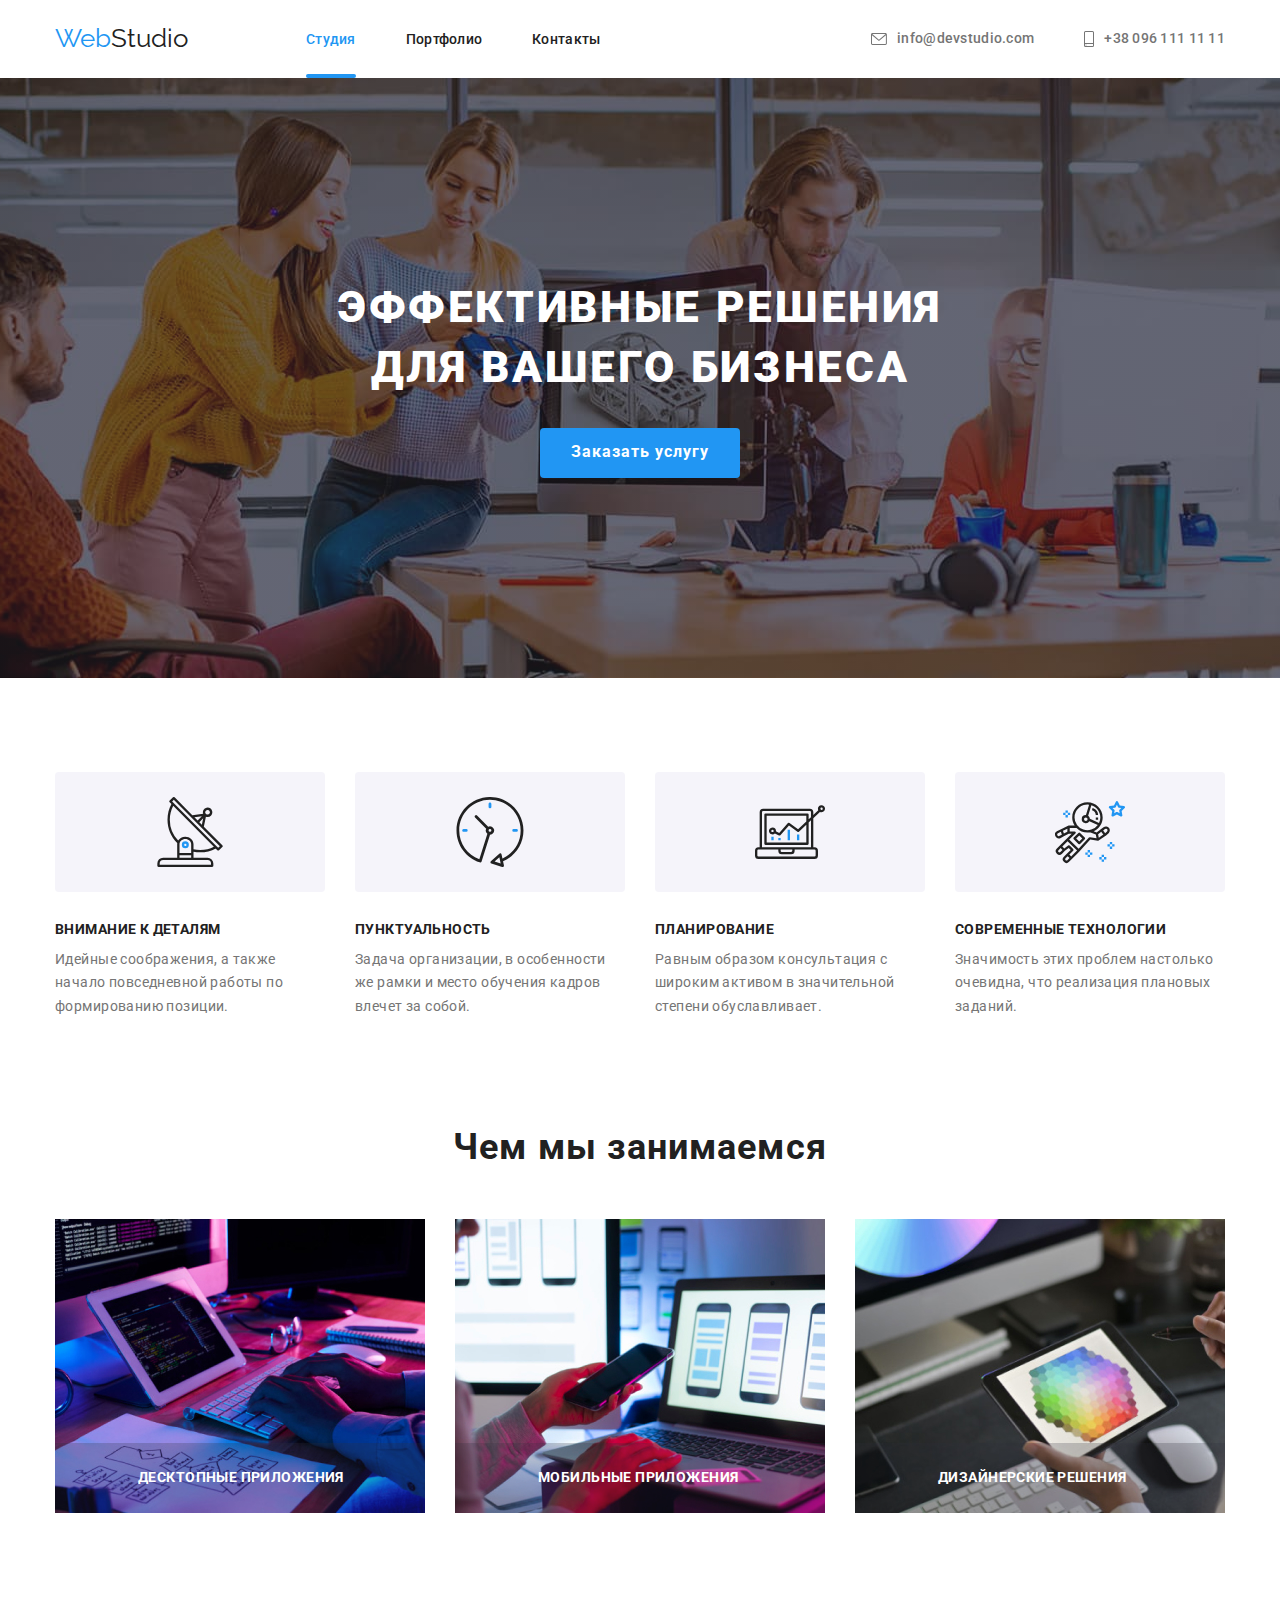
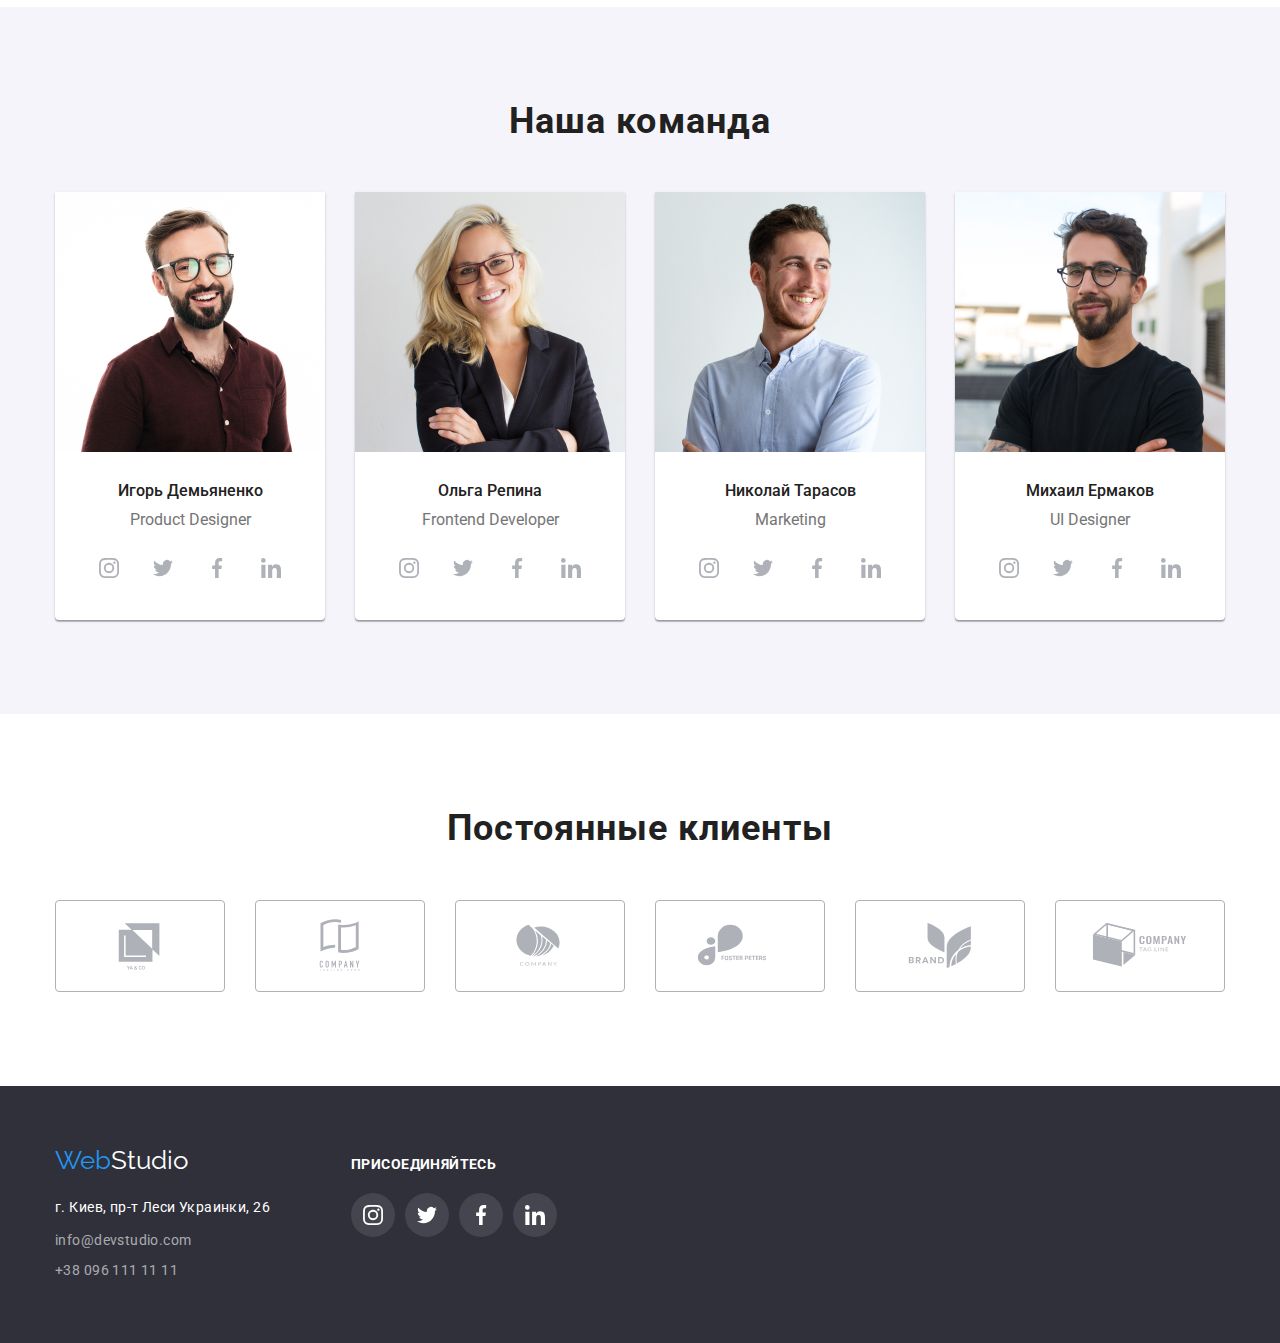
<file: index.html>
<!DOCTYPE html>
<html lang="en">
<head>
    <meta charset="UTF-8">
    <meta http-equiv="X-UA-Compatible" content="IE=edge">
    <meta name="viewport" content="width=device-width, initial-scale=1.0">
    <title>goit-markup-hw-01-Max</title>
    <!-- Стили -->
    
    <link rel="stylesheet" href="https://cdnjs.cloudflare.com/ajax/libs/modern-normalize/1.1.0/modern-normalize.min.css">
    <link rel="stylesheet" href="./css/styles.css">
    <!-- Шрифты -->
    <link rel="preconnect" href="https://fonts.googleapis.com">
    <link rel="preconnect" href="https://fonts.gstatic.com" crossorigin>
    <link href="https://fonts.googleapis.com/css2?family=Raleway:wght@700&family=Roboto:wght@400;500;700;900&display=swap"
        rel="stylesheet">
</head>

<body>
        <!--Шапка сайта-->
    
    <header class="basic"> 
        <div class="container ">
            <div class="basic-header">
                <nav class="container-nav-page">
                    <a href="./index.html" class="logo">Web<span class="black">Studio</span></a>
                    <ul class="basic-linc">
                        <li class="basic-li">
                            
                            <div class="header-line">
                                <a class="linc current" href="./index.html">Студия</a>
                            </div>
                            
                        </li>
                        <li class="basic-li">
                            <div class="header-line">
                                <a class="linc" href="./portfolio.html">Портфолио</a>
                            </div>
                            
                        </li>
                        <li class="basic-li">
                            <div class="header-line">
                                <a class="linc " href="/">Контакты</a>
                            </div>
                            
                        </li>
                    </ul>
                </nav>
                <ul class="basic-linck">
                    <li class="items">
                        <a class="linck" href="mailto:info@devstudio.com">
                            
                                <svg class="envelope">
                                    <use class="envelope-icon" href="./images/icon/icons.svg#icon-envelope-hover"></use>
                                </svg>
                        
                            info@devstudio.com</a>
                        </li>
                    <li class="items">
                        <a class="linck" href="tel:+380961111111">
                        
                            <svg class="smartphone">
                                <use class="smart-icon" href="./images/icon/icons.svg#icon-smartphone"></use>
                            </svg>
                        
                        +38 096 111 11 11</a>
                    </li>
                </ul>
            </div>
        </div>
    </header>

    
    <!--Основа сайта-->
    <main>
        <!---Первая секция-->
        
        <section class="section-color-black">
            <div class="container ">        
                <h1 class="section-title-h1" >Эффективные решения для вашего бизнеса</h1>
                <button class="button" type="button"  data-modal-open >Заказать услугу</button>                
            </div>  
        </section>

        
        <!--Вторая секция-->
        
        <section class="section">
            <div class="container">
                <ul class="information">
                    <li class="item icon-first">
                    
                    <h3 class="main-information" >Внимание к деталям</h3>
                    <p class="main-information-title">Идейные соображения, а также начало повседневной работы по формированию позиции.</p>
                    </li>

                    <li class="item icon-second">
                    <h3 class="main-information" >Пунктуальность</h3>
                    <p class="main-information-title">Задача организации, в особенности же рамки и место обучения кадров влечет за собой.</p>
                    </li>

                    <li class="item icon-three">
                    <h3 class="main-information" >Планирование</h3>
                    <p class="main-information-title">Равным образом консультация с широким активом в значительной степени обуславливает.</p>
                    </li>
                    
                    <li class="item icon-four">
                    <h3 class="main-information" >Современные технологии</h3>
                    <p class="main-information-title">Значимость этих проблем настолько очевидна, что реализация плановых заданий.</p>
                    </li>
                </ul>
            </div>
        </section>
        <!--Картинки-->
        <section class="section-image">
            <div class="container">
                <h2 class="section-title-h2">Чем мы занимаемся</h2>
                <ul class="section-picture">
                    <li class="image">
                        <div class="image-text">
                            <img class="cards" src="./images/box1.jpg" alt="Клавиатура" width="370">
                            <p>Десктопные приложения</p>
                        </div>
                    </li>

                    <li class="image">
                        <div class="image-text">
                            <img class="cards" src="./images/img2.jpg" alt="Телефон" width="370">
                            <p>Мобильные приложения</p>
                        </div>
                        
                    </li>

                    <li class="image">
                        <div class="image-text">
                            <img class="cards" src="./images/img3.jpg" alt="Планшет" width="370">
                            <p>Дизайнерские решения</p>
                        </div>
                        
                    </li>
                </ul>
            </div>
        </section>
        <!-- Команда-->
            
            <section class="section-team">
                <div class="container">
                    <h2 class="section-title-h2">Наша команда</h2>
                    <ul class="section-people">
                        <li class="team">
                            <img class="cards" src="./images/img1.jpg" alt="Product Designer" width="270">
                            <div class="people-description">
                                <h3 class="section-team-h3">Игорь Демьяненко</h3>
                                <p class="section-team-p">Product Designer</p>
                                    <div class="people-icon">
                                        <ul class="team-link-icon">
                                            <li class="team-icon">
                                                <a href="#" class="links">
                                                    <svg class="team-social-link" width="20" height="20">
                                                        <use href="./images/icon/icons.svg#icon-instagram-2"></use>
                                                    </svg>
                                                </a>
                                            </li>
                                            <li class="team-icon">
                                                <a href="#" class="links">
                                                    <svg class="team-social-link" width="20" height="20">
                                                        <use href="./images/icon/icons.svg#icon-twitter-1"></use>
                                                    </svg>
                                                </a>
                                            </li>
                                            <li class="team-icon">
                                                <a href="#" class="links">
                                                    <svg class="team-social-link" width="20" height="20">
                                                        <use href="./images/icon/icons.svg#icon-facebook-1"></use>
                                                    </svg>
                                                </a>
                                            </li>
                                            <li class="team-icon">
                                                <a href="#" class="links">
                                                    <svg class="team-social-link" width="20" height="20">
                                                        <use href="./images/icon/icons.svg#icon-linkedin-1"></use>
                                                    </svg>
                                    
                                                </a>
                                            </li>
                                    </div>
                            </div>
                        </li>
                        <li class="team">
                            <img class="cards" src="./images/img(2).jpg" alt="Frontend Developer" width="270">
                            <div class="people-description">
                                <h3 class="section-team-h3">Ольга Репина</h3>
                                <p class="section-team-p">Frontend Developer</p>
                                    <div class="people-icon">
                                        <ul class="team-link-icon" >
                                            <li class="team-icon" >
                                                <a href="#" class="links">
                                                    <svg class="team-social-link" width="20" height="20">
                                                        <use href="./images/icon/icons.svg#icon-instagram-2"></use>
                                                    </svg>
                                                </a>
                                            </li>
                                            <li class="team-icon">
                                                <a href="#" class="links">
                                                    <svg class="team-social-link" width="20" height="20">
                                                        <use href="./images/icon/icons.svg#icon-twitter-1"></use>
                                                    </svg>    
                                                </a>
                                            </li>
                                            <li class="team-icon">
                                                <a href="#" class="links">
                                                    <svg class="team-social-link" width="20" height="20">
                                                        <use href="./images/icon/icons.svg#icon-facebook-1"></use>
                                                    </svg>    
                                                </a>
                                            </li>
                                            <li class="team-icon">
                                                <a href="#" class="links">
                                                    <svg class="team-social-link" width="20" height="20">
                                                        <use href="./images/icon/icons.svg#icon-linkedin-1"></use>
                                                    </svg>
                                                    
                                                </a>
                                            </li>                                           
                                    </div>
                            </div>
                        </li>
                    
                        <li class="team">
                            <img class="cards" src="./images/img(3).jpg" alt="Marketing" width="270">
                            <div class="people-description">
                                <h3 class="section-team-h3">Николай Тарасов</h3>
                                <p class="section-team-p">Marketing</p>
                                    <div class="people-icon">
                                        <ul class="team-link-icon">
                                            <li class="team-icon">
                                                <a href="#" class="links">
                                                    <svg class="team-social-link" width="20" height="20">
                                                        <use href="./images/icon/icons.svg#icon-instagram-2"></use>
                                                    </svg>
                                                </a>
                                            </li>
                                            <li class="team-icon">
                                                <a href="#" class="links">
                                                    <svg class="team-social-link" width="20" height="20">
                                                        <use href="./images/icon/icons.svg#icon-twitter-1"></use>
                                                    </svg>
                                                </a>
                                            </li>
                                            <li class="team-icon">
                                                <a href="#" class="links">
                                                    <svg class="team-social-link" width="20" height="20">
                                                        <use href="./images/icon/icons.svg#icon-facebook-1"></use>
                                                    </svg>
                                                </a>
                                            </li>
                                            <li class="team-icon">
                                                <a href="#" class="links">
                                                    <svg class="team-social-link" width="20" height="20">
                                                        <use href="./images/icon/icons.svg#icon-linkedin-1"></use>
                                                    </svg>
                                    
                                                </a>
                                            </li>
                                    </div>
                            </div>
                        </li>
                    
                        <li class="team">
                            <img class="cards" src="./images/img4.jpg" alt="UI Designer" width="270">
                            <div class="people-description">
                                <h3 class="section-team-h3">Михаил Ермаков</h3>
                                <p class="section-team-p">UI Designer</p>
                                    <div class="people-icon">
                                        <ul class="team-link-icon">
                                            <li class="team-icon">
                                                <a href="#" class="links">
                                                    <svg class="team-social-link" width="20" height="20">
                                                        <use href="./images/icon/icons.svg#icon-instagram-2"></use>
                                                    </svg>
                                                </a>
                                            </li>
                                            <li class="team-icon">
                                                <a href="#" class="links">
                                                    <svg class="team-social-link" width="20" height="20">
                                                        <use href="./images/icon/icons.svg#icon-twitter-1"></use>
                                                    </svg>
                                                </a>
                                            </li>
                                            <li class="team-icon">
                                                <a href="#" class="links">
                                                    <svg class="team-social-link" width="20" height="20">
                                                        <use href="./images/icon/icons.svg#icon-facebook-1"></use>
                                                    </svg>
                                                </a>
                                            </li>
                                            <li class="team-icon">
                                                <a href="#" class="links">
                                                    <svg class="team-social-link" width="20" height="20">
                                                        <use href="./images/icon/icons.svg#icon-linkedin-1"></use>
                                                    </svg>
                                    
                                                </a>
                                            </li>
                                    </div>
                            </div>
                        </li>
                    </ul>
                </div>
            </section>
            <!-- Наши клиенты -->
            <section class="common-clients">
                <div class="container">
                    <h2 class="clients-section">Постоянные клиенты</h2>
                        <div class="clients-icon">
                            <ul class="icon-item">
                                <li class="icon-item-block" >
                                    <a class="clients" href="#">
                                        <svg class="clients-pic" width="106" height="60"> width="106" height="60"
                                            <use href="./images/icon/icons.svg#icon-Logo1" width="106" height="60"></use>
                                        </svg>
                                    </a>
                                </li>
                            
                                <li class="icon-item-block" >
                                    <a class="clients" href="#">
                                        <svg class="clients-pic" width="106" height="60">
                                            <use href="./images/icon/icons.svg#icon-Logo2"></use>
                                        </svg>
                                    </a>
                                </li>
                            
                                <li class="icon-item-block" >
                                    <a class="clients" href="#">
                                        <svg class="clients-pic" width="106" height="60">
                                            <use href="./images/icon/icons.svg#icon-Logo3"></use>
                                        </svg>
                                    </a>
                                </li>
                            
                                <li class="icon-item-block" >
                                    <a class="clients" href="#">
                                        <svg class="clients-pic" width="106" height="60">
                                            <use href="./images/icon/icons.svg#icon-Logo4"></use>
                                        </svg>
                                    </a>
                                </li>
                            
                                <li class="icon-item-block" >
                                    <a class="clients" href="/">
                                        <svg class="clients-pic" width="106" height="60">
                                            <use href="./images/icon/icons.svg#icon-Logo5"></use>
                                        </svg>
                                    </a>
                                </li>
                            
                                <li class="icon-item-block" >
                                    <a class="clients" href="/">
                                        <svg class="clients-pic" width="106" height="60">
                                            <use href="./images/icon/icons.svg#icon-Logo6"></use>
                                        </svg>
                                    </a>
                                </li>
                            </ul>
                        </div>
                </div> 
            </section>
            
    </main>
    <!--Футер-->
    <footer class="footer-grey">
        <div class="container">
            <section class="footer-all">

                <div class="footer-logo">
                    <a href="./index.html" class="logo">Web<span class="white">Studio</span></a>
                
                    <address class="address">г. Киев, пр-т Леси Украинки, 26</address>
                    
                    <ul class="basic-linck-footer">
                        <li><a class="linck-footer" href="mailto:info@devstudio.com">info@devstudio.com</a></li>
                        <li><a class="linck-footer" href="tel:+380961111111">+38 096 111 11 11</a></li>
                    </ul>
                </div>
            
                <div class="social-link-icon">
                    <h3 class="social-link">Присоединяйтесь</h3>
                        
                        <ul class="footer-link-icon">
                            <li class="team-icon">
                                <a href="#" class="links-foo">
                                    <svg class="team-social-link" width="20" height="20">
                                        <use href="./images/icon/icons.svg#icon-instagram-2"></use>
                                    </svg>
                                </a>
                            </li>
                            <li class="team-icon">
                                <a href="#" class="links-foo">
                                    <svg class="team-social-link" width="20" height="20">
                                        <use href="./images/icon/icons.svg#icon-twitter-1"></use>
                                    </svg>
                                </a>
                            </li>
                            <li class="team-icon">
                                <a href="#" class="links-foo">
                                    <svg class="team-social-link" width="20" height="20">
                                        <use href="./images/icon/icons.svg#icon-facebook-1"></use>
                                    </svg>
                                </a>
                            </li>
                            <li class="team-icon">
                                <a href="#" class="links-foo">
                                    <svg class="team-social-link" width="20" height="20">
                                        <use href="./images/icon/icons.svg#icon-linkedin-1"></use>
                                    </svg>
                    
                                </a>
                            </li>
                        
                </div>
            </section>
            
        </div>
        
    </footer> 
    <!-- Модалка -->
        <div class="overlay is-hidden" data-modal >
            <div class="modal"  >
                <button type="button " class="modal-button" data-modal-close>
                    <svg class="modal-button-icon" width="11" height="11">
                        <use class="close-icon" href="./images/icon/icons.svg#icon-Vector1"></use>
                    </svg>
                </button>
            </div>
            
        </div>



        <!-- Модалка Java -->
    <script src="./modal/modal.js"></script>
    
</body>
</html>
</file>
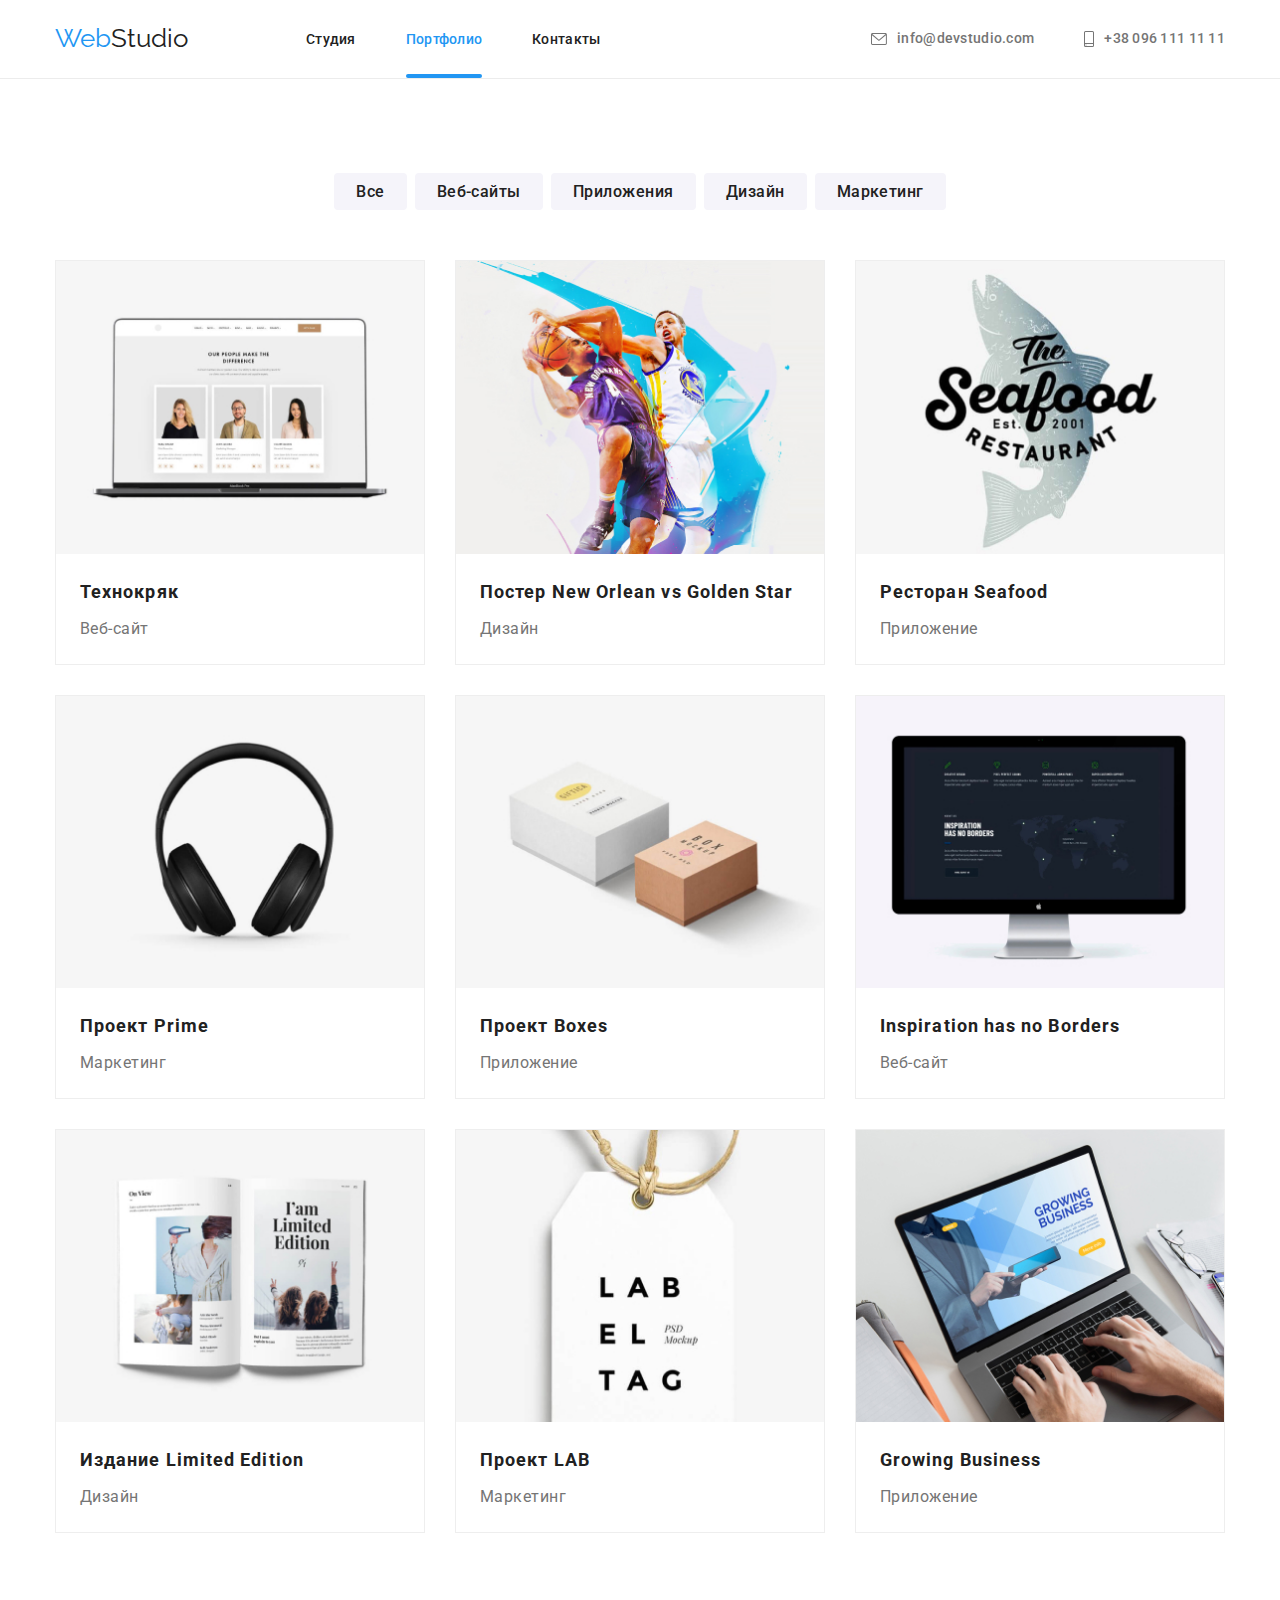
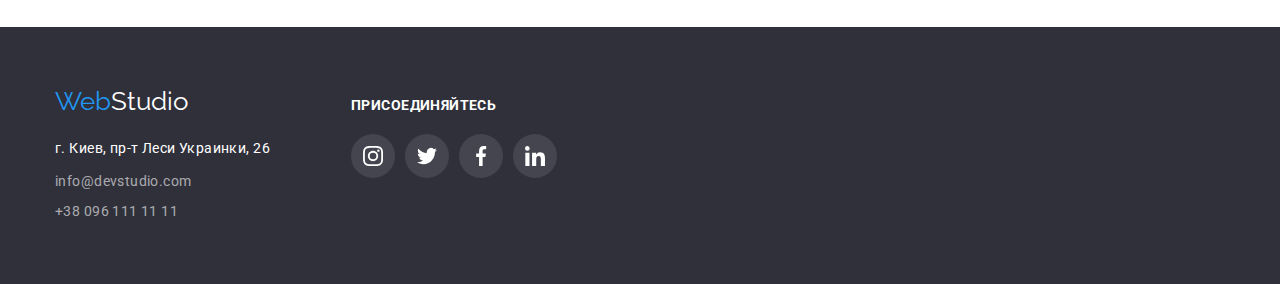
<file: portfolio.html>
<!DOCTYPE html>
<html lang="en">

<head>
    <meta charset="UTF-8">
    <meta http-equiv="X-UA-Compatible" content="IE=edge">
    <meta name="viewport" content="width=device-width, initial-scale=1.0">
    <title>goit-markup-hw-01-Max</title>
    <!-- Cтили -->
    <link rel="stylesheet" href="https://cdnjs.cloudflare.com/ajax/libs/modern-normalize/1.1.0/modern-normalize.min.css">
    <link rel="stylesheet" href="./css/styles.css">
    <!-- Шрифты -->
    <link rel="preconnect" href="https://fonts.googleapis.com">
    <link rel="preconnect" href="https://fonts.gstatic.com" crossorigin>
    <link href="https://fonts.googleapis.com/css2?family=Raleway:wght@700&family=Roboto:wght@400;500;700;900&display=swap"
        rel="stylesheet">
</head>

<body>
    
    <!--Шапка сайта-->
    <header class="basic" style="border-bottom:1px solid #ECECEC;" >
        <div class="container ">
            <div class="basic-header">
                <nav class="container-nav-page">
                    <a href="./index.html" class="logo">Web<span class="black">Studio</span></a>
                    <ul class="basic-linc">
                        <li class="basic-li"><a class="linc" href="./index.html">Студия</a></li>
                        <li class="basic-li">
                            <div class="header-line">
                                <a class="linc current" href="./portfolio.html">Портфолио</a>
                            </div>
                            
                        </li>
                        <li class="basic-li"><a class="linc " href="/">Контакты</a></li>
                    </ul>
                </nav>
                <ul class="basic-linck">
                    <li class="items">
                        <a class="linck" href="mailto:info@devstudio.com">
    
                            <svg class="envelope">
                                <use class="envelope-icon" href="./images/icon/icons.svg#icon-envelope-hover"></use>
                            </svg>
    
                            info@devstudio.com</a>
                    </li>
                    <li class="items">
                        <a class="linck" href="tel:+380961111111">
    
                            <svg class="smartphone">
                                <use class="smart-icon" href="./images/icon/icons.svg#icon-smartphone"></use>
                            </svg>
    
                            +38 096 111 11 11</a>
                    </li>
                </ul>
            </div>
        </div>
    </header>
    
    <!--Основа сайта-->
    <main>
        <section class="section-port-image">
            <div class="container">
                <ul class="button-grey-block">
                    <li><button class="button-grey" type="button">Все</button></li>
                    <li><button class="button-grey" type="button">Веб-сайты</button></li>
                    <li><button class="button-grey" type="button">Приложения</button></li>
                    <li><button class="button-grey" type="button">Дизайн</button></li>
                    <li><button class="button-grey" type="button">Маркетинг</button></li>
                </ul>
            </div>
        
        <!-- Описание портфолио -->
        
            
            <section class="project">
                <div class="container">
                    <ul class="section-block">
                        <li class="project-item">
                            <a class="project-link" href="http://">
                                <div class="cards-thumb">
                                    <img class="cards" src="./images/portfol1.jpg" alt="" width="370">
                                    <div class="thumb-text">
                                        <ul>
                                            <li>Ресурс предлагает комплексные предложения с разным уровнем функционала и сервисов. Все это позволит
                                                посетителю
                                                получить
                                                исчерпывающие сведения о компании или частном лице</li>
                                        </ul>
                                    </div>
                                </div>
                                <div class="project-description">
                                    <h3 class="project-title">Технокряк</h3>
                                    <p>Веб-сайт</p>
                                </div>
                                
                            </a>
                        </li>

                        <li class="project-item">
                            <a class="project-link" href="http://">
                                <div class="cards-thumb">
                                    <img class="cards" src="./images/portfol2.jpg" alt="" width="370">
                                    <div class="thumb-text">
                                        <ul>
                                            <li>Ресурс предлагает комплексные предложения с разным уровнем функционала и сервисов. Все это позволит
                                                посетителю
                                                получить
                                                исчерпывающие сведения о компании или частном лице</li>
                                        </ul>
                                    </div>
                                </div>
                                
                                <div class="project-description">
                                    <h3 class="project-title">Постер New Orlean vs Golden Star</h3>
                                    <p>Дизайн</p>
                                </div>
                            </a>
                        </li>

                        <li class="project-item">
                            <a class="project-link" href="http://">
                                <div class="cards-thumb">
                                    <img class="cards" src="./images/portfol3.jpg" alt="" width="370">
                                    <div class="thumb-text">
                                        <ul>
                                            <li>Ресурс предлагает комплексные предложения с разным уровнем функционала и сервисов. Все это позволит
                                                посетителю
                                                получить
                                                исчерпывающие сведения о компании или частном лице</li>
                                        </ul>
                                    </div>
                                </div>
                                
                                <div class="project-description">
                                    <h3 class="project-title">Ресторан Seafood</h3>
                                    <p>Приложение</p>
                                </div>
                            </a>
                        </li>

                        <li class="project-item">
                            <a class="project-link" href="http://">
                                <div class="cards-thumb">
                                    <img class="cards" src="./images/portfol4.jpg" alt="" width="370">
                                    <div class="thumb-text">
                                        <ul>
                                            <li>Ресурс предлагает комплексные предложения с разным уровнем функционала и сервисов. Все это позволит
                                                посетителю
                                                получить
                                                исчерпывающие сведения о компании или частном лице</li>
                                        </ul>
                                    </div>
                                </div>
                                
                                <div class="project-description">
                                    <h3 class="project-title">Проект Prime</h3>
                                    <p>Маркетинг</p>
                                </div>
                            </a>
                        </li>
                        
                        <li class="project-item">
                            <a class="project-link" href="http://">
                                <div class="cards-thumb">
                                    <img class="cards" src="./images/portfol5.jpg" alt="" width="370">
                                    <div class="thumb-text">
                                        <ul>
                                            <li>Ресурс предлагает комплексные предложения с разным уровнем функционала и сервисов. Все это позволит
                                                посетителю
                                                получить
                                                исчерпывающие сведения о компании или частном лице</li>
                                        </ul>
                                    </div>
                                </div>
                                
                                <div class="project-description">
                                    <h3 class="project-title">Проект Boxes</h3>
                                    <p>Приложение</p>
                                </div>
                            </a>
                            </li>
                        </a>
                        
                        <li class="project-item">
                            <a class="project-link" href="http://">
                                <div class="cards-thumb">
                                    <img class="cards" src="./images/portfol6.jpg" alt="" width="370">
                                    <div class="thumb-text">
                                        <ul>
                                            <li>Ресурс предлагает комплексные предложения с разным уровнем функционала и сервисов. Все это позволит
                                                посетителю
                                                получить
                                                исчерпывающие сведения о компании или частном лице</li>
                                        </ul>
                                    </div>
                                </div>
                                
                                <div class="project-description">
                                    <h3 class="project-title">Inspiration has no Borders</h3>
                                    <p>Веб-сайт</p>
                                </div>
                            </a>
                        </li>
                        
                        <li class="project-item">
                            <a class="project-link" href="http://">
                                <div class="cards-thumb">
                                    <img class="cards" src="./images/portfol7.jpg" alt="" width="370">
                                    <div class="thumb-text">
                                        <ul>
                                            <li>Ресурс предлагает комплексные предложения с разным уровнем функционала и сервисов. Все это позволит
                                                посетителю
                                                получить
                                                исчерпывающие сведения о компании или частном лице</li>
                                        </ul>
                                    </div>
                                </div>
                                
                                <div class="project-description">
                                    <h3 class="project-title">Издание Limited Edition</h3>
                                    <p>Дизайн</p>
                                </div>
                            </a>
                        </li>
                    
                        <li class="project-item">
                            <a class="project-link" href="http://">
                                <div class="cards-thumb">
                                    <img class="cards" src="./images/portfol8.jpg" alt="" width="370">
                                    <div class="thumb-text">
                                        <ul>
                                            <li>Ресурс предлагает комплексные предложения с разным уровнем функционала и сервисов. Все это позволит
                                                посетителю
                                                получить
                                                исчерпывающие сведения о компании или частном лице</li>
                                        </ul>
                                    </div>
                                </div>
                                
                                <div class="project-description">
                                    <h3 class="project-title">Проект LAB</h3>
                                    <p>Маркетинг</p>
                                </div>
                            </a>
                        </li>
                        
                        <li class="project-item">
                            <a class="project-link" href="http://">
                                <div class="cards-thumb">
                                    <img class="cards" src="./images/portfol9.jpg" alt="" width="370">
                                    <div class="thumb-text">
                                        <ul>
                                            <li>Ресурс предлагает комплексные предложения с разным уровнем функционала и сервисов. Все это позволит
                                                посетителю
                                                получить
                                                исчерпывающие сведения о компании или частном лице</li>
                                        </ul>
                                    </div>
                                </div>
                                
                                <div class="project-description">
                                    <h3 class="project-title">Growing Business</h3>
                                    <p>Приложение</p>
                                </div>
                            </a>
                        </li>
                    </ul>
                </div>
            </section>           
        </section>
    
    </main>
    <!--Футер-->
    <footer class="footer-grey">
        <div class="container">
            <section class="footer-all">
    
                <div class="footer-logo">
                    <a href="./index.html" class="logo">Web<span class="white">Studio</span></a>
    
                    <address class="address">г. Киев, пр-т Леси Украинки, 26</address>
    
                    <ul class="basic-linck-footer">
                        <li><a class="linck-footer" href="mailto:info@devstudio.com">info@devstudio.com</a></li>
                        <li><a class="linck-footer" href="tel:+380961111111">+38 096 111 11 11</a></li>
                    </ul>
                </div>
    
                <div class="social-link-icon">
                    <h3 class="social-link">Присоединяйтесь</h3>
    
                    <ul class="footer-link-icon">
                        <li class="team-icon">
                            <a href="#" class="links-foo">
                                <svg class="team-social-link" width="20" height="20">
                                    <use href="./images/icon/icons.svg#icon-instagram-2"></use>
                                </svg>
                            </a>
                        </li>
                        <li class="team-icon">
                            <a href="#" class="links-foo">
                                <svg class="team-social-link" width="20" height="20">
                                    <use href="./images/icon/icons.svg#icon-twitter-1"></use>
                                </svg>
                            </a>
                        </li>
                        <li class="team-icon">
                            <a href="#" class="links-foo">
                                <svg class="team-social-link" width="20" height="20">
                                    <use href="./images/icon/icons.svg#icon-facebook-1"></use>
                                </svg>
                            </a>
                        </li>
                        <li class="team-icon">
                            <a href="#" class="links-foo">
                                <svg class="team-social-link" width="20" height="20">
                                    <use href="./images/icon/icons.svg#icon-linkedin-1"></use>
                                </svg>
    
                            </a>
                        </li>
    
                </div>
            </section>
    
        </div>
    
    </footer>
</body>

</html>
</file>
<file: css/styles.css>
/* цвет h1 FFFFFF */
/* цвет чеpный h2 h3 212121 */
/* цвет р 757575 */
/* цвет синий 2196F3 */
/* Фон иконок F5F4FA */
:root{
    --white-color:#FFFFFF;
    --black-color: #212121;
    --blue-color: #2196F3;
    --basic-text-color: #757575;
    --section-order-service:#2F303A;
    --icon-background:#F5F4FA;
    --cubic:cubic-bezier(0.4, 0, 0.2, 1)
}
/* Боди CSS */

body{
    background-color: var(--white-color);
    color: var(--basic-text-color);
    font-family: 'Roboto',sans-serif;
    font-style: normal;
    font-weight: 400;
    margin: auto; 
    
    
}
.container{
    width: 1200px;
    margin-left: auto;
    margin-right: auto;
    padding-left: 15px;
    padding-right: 15px;
    /* outline: 1px solid red; */
}


.container-nav-page{  
    display: flex;
    align-items: center;
}

a{
    text-decoration: none;
}

/* Лого спан цвет */
.black{
    color: var(--black-color);
    transition: 250ms cubic-bezier(0.4, 0, 0.2, 1);
}
.white{
    color: var(--white-color);
    transition: 250ms cubic-bezier(0.4, 0, 0.2, 1);
}

.basic{
    padding-top: 24px;
    padding-bottom: 24px;
    
    width: 100%;
    top: 0;
    left: 0;
    background-color: var(--white-color);   
    z-index: 2;
    
}
.logo{
    color: var(--blue-color);
    font-family: 'Raleway';
    font-size: 26px;
    margin-right: 93px;  
    transition: 250ms cubic-bezier(0.4, 0, 0.2, 1);
}
.logo .black:hover,
.logo .black:focus
.logo .black:active{
    color: var(--blue-color);
    
}

.logo .white:hover,
.logo .white:focus{
    color: var(--blue-color);
    
}

ul{
    list-style: none;
}

.basic-header{
    display: flex;
    align-items: center;   
}



.basic-linck{
    display: block;
    margin: 0%;
    padding-top: 4px;
    padding-bottom: 4px;
    
}
.basic-linck{
    display: flex;
    justify-content: flex-end;
    
    padding-left: 0px; 
    margin-left: auto; 
    
}
.basic-linck li:not(:last-child){
    margin-right: 50px;
}
/*  Конверт и телефон */
.linck {
    display: flex;
    align-items: center;  
}

.envelope{
    width: 16px;
    height: 12px;
    margin-right: 10px;
    fill: currentColor;
    
} 

.smartphone {
    width: 10px;
    height: 16px;
    margin-right: 10px;
    fill: currentColor;
}

.basic-linc{
    display: flex;
    padding-left: 0%;
    margin: 0%;
}

.basic-li {
    position: relative;
}

.header-line .linc.current::after {
    position: absolute;
    content: "";
    top: 44px;
    left: 0;
    width: 100%;
    height: 4px;
    background-color: var(--blue-color);
    border-radius: 2px;

}
.basic-linc .basic-li{ 
    margin: 4px 25px;
}
.basic-linc .basic-li:last-child{
    padding-right: 0px;
}
.basic-linc .basic-li:first-child{
    padding-left: 0px;
}

.linc{
    color: var(--black-color);
    font-weight: 500;
    font-size: 14px;
    line-height: 1.14;
    letter-spacing: 0.02em; 
    transition: 250ms cubic-bezier(0.4, 0, 0.2, 1);
}

.linc:hover, 
.linc:focus,
.linc:active{
    color: var(--blue-color); 
    
}
.linc.current{
    color: var(--blue-color);
    transition: 250ms cubic-bezier(0.4, 0, 0.2, 1);
}


/* мило и адресс */

.basic-linck .linck{
    color: var(--basic-text-color);
    font-weight: 500;
    font-size: 14px;
    line-height: 1.14;
    letter-spacing: 0.02em;
    transition: 250ms cubic-bezier(0.4, 0, 0.2, 1);
    
}
.basic-linck .linck:hover, 
.basic-linck .linck:focus,
.basic-linck .linck:active{
    color: var(--blue-color);
    
}

/* Cекции h1  */

.section-color-black{
    max-width: 100%;
    max-height: 100%;
    padding-top: 200px;
        padding-bottom: 200px;
    margin-left: auto;
    margin-right: auto;
    text-align: center;
    background-color: var(--section-order-service);
    background-image:linear-gradient(to bottom,rgba(47, 48, 58, 0.4),
    rgba(47, 48, 58, 0.4)),
        url('../images/Basic poster.jpg');
    object-fit: cover;
    background-repeat: no-repeat;
    background-position: center;
    
}

.section-title-h1{
    color : var(--white-color);
    width: 696px;
    font-weight: 900;
    font-size: 44px;
    line-height: 1.36;
    letter-spacing: 0.06em; 
    text-transform: uppercase;
    margin: 0px auto 30px;
    

}
.button {
    background-color: var(--blue-color);
    color: var(--white-color);
    width: 200px;
    height: 50px;
    font-weight: 700;
    line-height: 1.8;
    font-size: 16px;
    letter-spacing: 0.06em;
    border: #2196F3;
    border-radius: 4px;
    text-align: center;
    transition: 250ms cubic-bezier(0.4, 0, 0.2, 1);
}

.button:hover,
.button:focus,
.button:active {
    background-color: var(--blue-color);
    color: var(--white-color);
    cursor: pointer;
    opacity: .7;


}

/* Секция h2 */
.section-title-h2{
    font-weight: 700;
    font-size: 36px;
    line-height: 1.16;
    text-align: center;
    letter-spacing: 0.03em;
    color: var(--black-color);
    margin-bottom: 50px;
    margin-top: 0px;       
}

/* Картинки */
.section-image{
    padding-bottom: 94px;

}

.section-picture{
    margin: auto;
    padding-left: 0px;
    display: flex;
    gap: 30px
}

.image {
    position: relative;
}

.image-text::after {
    display: block;
    content: "";
    position: absolute;
    bottom: 0px;
    width: 100%;
    height: 70px;
    background: rgba(47, 48, 58, 0.8);
    opacity: 0.3;
}
.image p{
    position: absolute;
    content: "";
    margin: 0px;
    left: 83px;
    bottom: 27px;
    z-index: 1;
    font-weight: 700;
    font-size: 14px;
    line-height: 1.14;
    
    letter-spacing: 0.03em;
    text-transform: uppercase;

    color: #FFFFFF;
}
/* Cекции h3 */
.section{
    padding: 94px 0px 94px 0px;

}

.main-information{
    font-weight: 700;
    font-size: 14px;
    line-height: 1.14;
    letter-spacing: 0.03em;
    text-transform: uppercase;
    color: var(--black-color);
    margin-top: 30px;
    margin-bottom: 10px;
}
.information{
    font-size: 14px;
    line-height: 1.7;
    letter-spacing: 0.03em;
    color: var(--basic-text-color);
    letter-spacing: 0.03em;

    display: inline-flex;
    text-align: start;
    margin: auto;
    padding-left: 0px; 
}
.item::before{
    display: block;
    content: '';
    

    background-color: var(--icon-background);
    height: 120px;
    
    background-size: 70px;
    background-repeat: no-repeat;
    background-position: center;
    border-radius: 4px;
}

.icon-first::before{
    background-image: url(../images/icon/antenna\ 1.svg);
    
}
.icon-second::before{
    background-image: url(../images/icon/clock\ 1.svg);
}
.icon-three::before{
    background-image: url(../images/icon/diagram\ 1.svg);
}
.icon-four::before{
    background-image: url(../images/icon/astronaut\ 1.svg);

}
.item{
    width: 270px;
}
.information .item:not(:last-child){
    margin-right: 30px;
}
.main-information-title{
    margin-top: 0%;
}
/* Команда */

.section-team{
    background: #F5F4FA;
    padding-top: 94px;
    padding-bottom: 94px;
    
}
.section-people{
    display: flex;
    justify-content: space-between;
    padding-left: 0px;
    margin: 0px;
    
    
}
.section-people .team{
    background-color: var(--white-color);
    text-align: center;
    box-shadow: 0px 1px 3px rgba(0, 0, 0, 0.12), 0px 1px 1px rgba(0, 0, 0, 0.14), 0px 2px 1px rgba(0, 0, 0, 0.2);
    border-radius: 0px 0px 4px 4px;

}
.section-team-h3{
    font-weight: 500;
    font-size: 16px;
    line-height: 1.18;
    color: var(--black-color);
    margin: 0px;
    margin-bottom: 10px;

}
.section-team-p{
    font-size: 16px;
    line-height: 1.18;
    color: var(--basic-text-color);
    margin: 0px;
    padding-bottom: 16px;
    
}
.people-description{
    padding: 30px 0px;
    
}


/* Команда Ссылки */
.people-icon{
    margin: 0;
    
}
.team-link-icon{
    display: inline-flex;
    justify-content: center;
    width: 206px;
    padding-left: 0px;
}
.links{
    color: #afb1b8;
}
.links{
    display: flex;
    justify-content: center;
    align-items: center;
    
    width: 44px;
    height: 44px;
    border-radius: 50%;

    background-color: var(--white-color);
    fill: currentColor;
    transition: 250ms cubic-bezier(0.4, 0, 0.2, 1);
}

.team-icon + .team-icon{
    margin-left: 10px;
}
.links:hover,
.links:focus{
    background-color: var(--blue-color);
    fill: var(--white-color);
    
}

/* Постоянные клиенты */
.common-clients {
    padding-top: 94px;
    padding-bottom: 94px;
}

.clients-section {
    font-weight: 700;
    font-size: 36px;
    line-height: 1.16;
    text-align: center;
    letter-spacing: 0.03em;
    color: var(--black-color);
    margin-top: 0px;
    margin-bottom: 50px;
}

.clients-icon {
    display: block;
}

.icon-item {
    display: flex;
    justify-content: space-between;

    margin: 0px;
    padding-left: 0px;
}

.clients {
    display: flex;
    justify-content: center;
    align-items: center;

    width: 170px;
    height: 92px;

    border: 1px solid #afb1b8;
    border-radius: 4px;

    fill: #afb1b8;
    transition: 250ms cubic-bezier(0.4, 0, 0.2, 1);
}


.clients:hover,
.clients:focus {
    border-color: var(--blue-color);
    fill: var(--blue-color);

}


/* Кнопки портфолио */

.button-grey {
    font-family: inherit;
    background-color: #F5F4FA;
    color: var(--black-color);
    font-weight: 500;
    font-size: 16px;
    line-height: 1.6;
    letter-spacing: 0.03em;
    border: 0px;
    border-radius: 4px;
    padding: 6px 22px;
    transition: 250ms cubic-bezier(0.4, 0, 0.2, 1);
}

.section-port-image {
    padding-top: 94px;
    padding-bottom: 94px;
}

.button-grey-block {
    display: flex;
    justify-content: center;
    padding-left: 0px;
    margin: 0px;
    margin-bottom: 50px;

}

.button-grey-block li:not(:last-child) {
    margin-right: 8px;
}

.button-grey:hover,
.button-grey:focus,
.button-grey:active {
    background-color: var(--blue-color);
    color: var(--white-color);
    box-shadow: 0px 4px 4px rgba(0, 0, 0, 0.15);
    cursor: pointer;

}

/* Проект */

.section-block {
    margin: 0px;
    padding: 0px;

    display: flex;
    flex-wrap: wrap;
    
    margin-right: -30px;
    margin-top: -30px;
    
    
}

.project-description {
    margin: 0px;
    padding: 20px 24px;
    
    
}
.project-item{
    flex-basis: calc(100% /3 - 30px);
    margin-right: 30px;
    margin-top: 30px;
    margin-left: 0px;
    
}
.project-link{
    display: block;

    border: 1px solid #EEEEEE;
    cursor: pointer;
    
}

/* .project-item:nth-child(3n) {
    margin-right: 0px;
}

.project-item:nth-last-child(-n+3) {
    margin-bottom: 0px;
} */

.project-link:hover,
.project-link:focus,
.project-link:active {
    box-shadow: 0px 1px 1px rgba(0, 0, 0, 0.12),
        0px 4px 4px rgba(0, 0, 0, 0.06),
        1px 4px 6px rgba(0, 0, 0, 0.16);
    transition: 250ms cubic-bezier(0.4, 0, 0.2, 1);
}

.project-title{
    font-weight: 700;
    font-size: 18px;
    line-height: 2;
    letter-spacing: 0.06em;
    color: var(--black-color);
    margin: 0px;
    padding-bottom: 4px;
}

.project p{
    font-size: 16px;
    line-height: 1.87;
    letter-spacing: 0.03em;
    color: var(--basic-text-color);
    margin: 0px;
    
}
.cards{
    display: block;
    max-width: 100%;
    height: auto;
    
}

.cards-thumb {
    position: relative;
    overflow: hidden;

}

.project-link:hover .thumb-text,
.project-link:hover .cards-thumb::before,
.project-link:focus .thumb-text,
.project-link:focus .cards-thumb::before{
    
    transform: translateY(-100%); 
    
}

.cards-thumb::before,
.thumb-text{
    position: absolute;
    content: "";
    top: 100%;
    width: 100%;
    height: 100%;

    transition: transform 250ms var(--cubic);
}

.cards-thumb::before  {   
    background: rgba(33, 150, 243, 0.9);   
}
    
.thumb-text { 
    padding-top: 62px;
    padding-left: 0px;

    transform: translateY(4%);
    
    font-size: 18px;
    line-height: 1.55;
    letter-spacing: 0.03em;
    color: var(--white-color);

}




/* Футер */
.footer-grey{
    background-color: var(--section-order-service); 
    margin-bottom: 0px; 
    padding-top: 60px;
    padding-bottom: 60px;
}

.address{
    color: var(--white-color);
    font-style: normal;
    font-weight: 400;
    font-size: 14px;
    line-height: 1.714;
    letter-spacing: 0.03em;
    margin-top: 20px;
    margin-bottom: 9px;
}
.basic-linck-footer .linck-footer{
    font-weight: 400;
    font-size: 14px;
    line-height: 1.714;
    letter-spacing: 0.03em;
    color: rgba(255, 255, 255, 0.6);
}
.basic-linck-footer{
    padding-left: 0px;
    margin-top: 0px;
    margin-bottom: 0px;
    
}
.basic-linck-footer li:not(:last-child){
    margin-bottom: 6px;
}


.linck-footer{
    color: var(--blue-color);
    margin-top: 0px;  
}

.footer-all {
    display:  flex;
    align-items: baseline;
}
.social-link-icon{
    margin-left: 70px;  
}

.social-link{
    font-weight: 700;
    font-size: 14px;
    line-height: 1.14;
    letter-spacing: 0.03em;
    text-transform: uppercase;
    color: var(--white-color);

    margin-top: 0px;
    margin-bottom: 20px;
}
.footer-link-icon{
    display: inline-flex;
    justify-content: center;
    width: 206px;
    margin: 0%;
    padding-left: 0px;
}

.links-foo{
    display: flex;
    justify-content: center;
    align-items: center;

    width: 44px;
    height: 44px;
    border-radius: 50%;

    background-color: rgba(255, 255, 255, 0.1);
    fill: var(--white-color);
    transition: 250ms cubic-bezier(0.4, 0, 0.2, 1);
}

.team-icon+.team-icon {
    margin-left: 10px;
}

.links-foo:hover,
.links-foo:focus {
    background-color: var(--blue-color);
    
}

/* Модальное окно */
.overlay {
    position: fixed;
    top: 0;
    left: 0;
    width: 100%;
    height: 100%;

    background: rgba(0, 0, 0, 0.2);

    opacity: 1;
    transition: opacity 250ms cubic-bezier(0.4, 0, 0.2, 1), 
    visibility 250ms cubic-bezier(0.4, 0, 0.2, 1);
    
}
.overlay.is-hidden{
    opacity: 0;
    visibility: hidden;
    pointer-events: none;   
}
.modal{
    position: absolute;
    top: 50%;
    left: 50%;
    
    min-width: 528px;
    min-height: 580px;
    
    transform: translate(-50%, -50%);
    background: var(--white-color);
    
    border-radius: 4px;
}
.modal-button {
    position: absolute;
    
    top: 8px;
    right: 8px;
    width: 30px;
    height: 30px;
    padding: 0px;

    border: 1px solid rgba(0, 0, 0, 0.1);
    border-radius: 50%;
    background-color: var(--white-color);
} 

.modal-button:hover,
.modal-button:focus{
    box-shadow: 0px 1px 3px rgba(0, 0, 0, 0.12),
            0px 1px 1px rgba(0, 0, 0, 0.14),
            0px 2px 1px rgba(0, 0, 0, 0.2);
    transition: 250ms cubic-bezier(0.4, 0, 0.2, 1);
    /* fill: var(--blue-color); */
}
</file>
